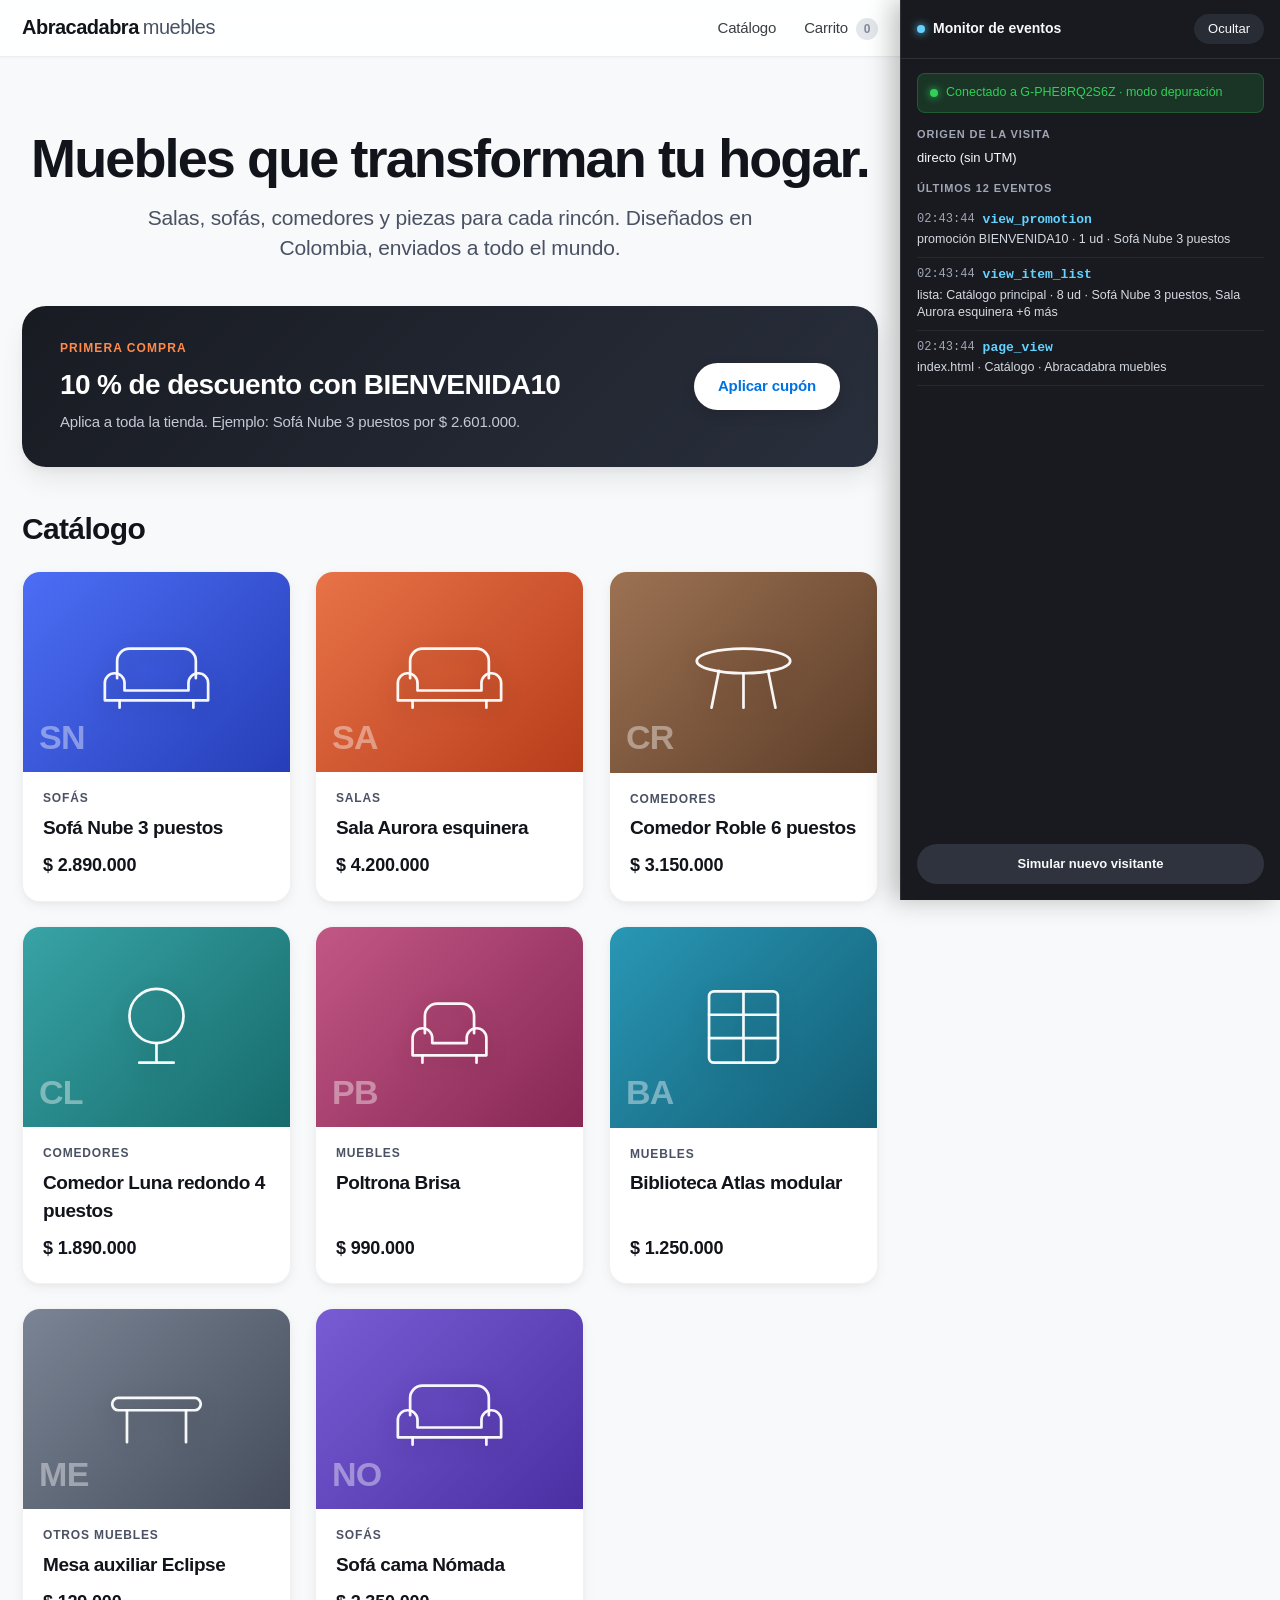
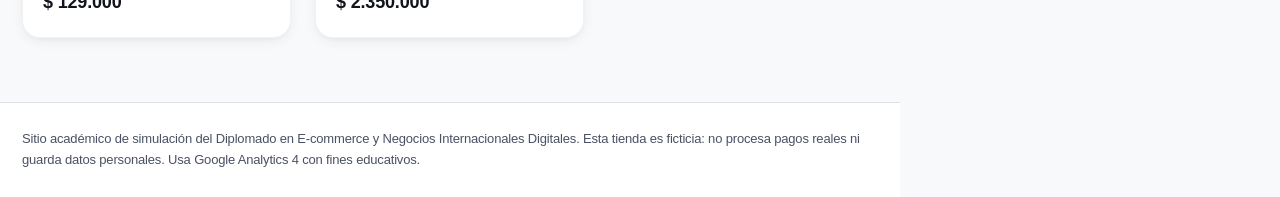
<file: index.html>
<!DOCTYPE html>
<html lang="es">
<head>
  <meta charset="utf-8">
  <meta name="viewport" content="width=device-width, initial-scale=1">
  <title>Catálogo · Abracadabra muebles</title>
  <meta name="description" content="Tienda ficticia para un laboratorio académico de Google Analytics 4.">
  <link rel="icon" href="data:image/svg+xml,%3Csvg xmlns='http://www.w3.org/2000/svg' viewBox='0 0 32 32'%3E%3Crect width='32' height='32' rx='8' fill='%230071e3'/%3E%3Ctext x='16' y='23' font-size='19' text-anchor='middle' fill='white' font-family='Arial' font-weight='700'%3EA%3C/text%3E%3C/svg%3E">
  <link rel="stylesheet" href="css/estilos.css">
</head>
<body>
  <header class="cabecera">
    <div class="cabecera-in">
      <a class="logo" href="index.html">Abracadabra <span>muebles</span></a>
      <nav>
        <a href="index.html">Catálogo</a>
        <a href="carrito.html">Carrito <span id="contador-carrito" class="contador sin-items">0</span></a>
      </nav>
    </div>
  </header>

  <main class="contenedor">
    <section class="hero">
      <h1>Muebles que transforman tu hogar.</h1>
      <p>Salas, sofás, comedores y piezas para cada rincón. Diseñados en Colombia, enviados a todo el mundo.</p>
    </section>

    <section id="banner-cupon" class="banner" aria-label="Promoción de bienvenida"></section>

    <h2 class="seccion-titulo">Catálogo</h2>
    <div id="grid-productos" class="grid-productos"></div>
  </main>

  <footer class="pie">
    <p>Sitio académico de simulación del Diplomado en E-commerce y Negocios Internacionales Digitales. Esta tienda es ficticia: no procesa pagos reales ni guarda datos personales. Usa Google Analytics 4 con fines educativos.</p>
  </footer>

  <script src="js/config.js"></script>
  <script src="js/productos.js"></script>
  <script src="js/carrito.js"></script>
  <script src="js/monitor.js"></script>
  <script src="js/analytics.js"></script>
  <script src="js/pagina-index.js"></script>
</body>
</html>
</file>
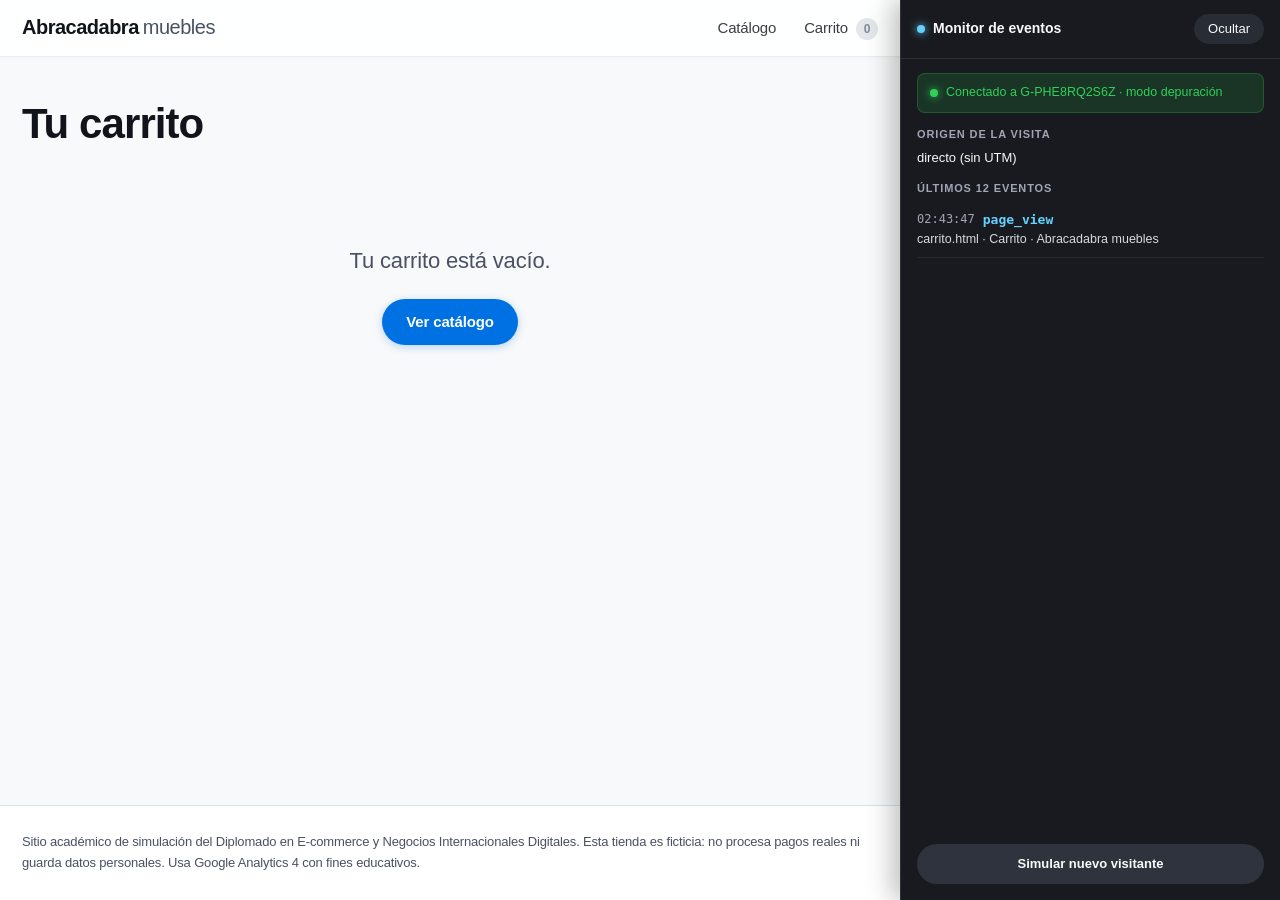
<file: carrito.html>
<!DOCTYPE html>
<html lang="es">
<head>
  <meta charset="utf-8">
  <meta name="viewport" content="width=device-width, initial-scale=1">
  <title>Carrito · Abracadabra muebles</title>
  <meta name="description" content="Carrito de compras de la tienda ficticia Abracadabra muebles.">
  <link rel="icon" href="data:image/svg+xml,%3Csvg xmlns='http://www.w3.org/2000/svg' viewBox='0 0 32 32'%3E%3Crect width='32' height='32' rx='8' fill='%230071e3'/%3E%3Ctext x='16' y='23' font-size='19' text-anchor='middle' fill='white' font-family='Arial' font-weight='700'%3EA%3C/text%3E%3C/svg%3E">
  <link rel="stylesheet" href="css/estilos.css">
</head>
<body>
  <header class="cabecera">
    <div class="cabecera-in">
      <a class="logo" href="index.html">Abracadabra <span>muebles</span></a>
      <nav>
        <a href="index.html">Catálogo</a>
        <a href="carrito.html">Carrito <span id="contador-carrito" class="contador sin-items">0</span></a>
      </nav>
    </div>
  </header>

  <main class="contenedor">
    <h1 class="titulo-pagina">Tu carrito</h1>
    <div id="carrito-contenido"></div>
  </main>

  <footer class="pie">
    <p>Sitio académico de simulación del Diplomado en E-commerce y Negocios Internacionales Digitales. Esta tienda es ficticia: no procesa pagos reales ni guarda datos personales. Usa Google Analytics 4 con fines educativos.</p>
  </footer>

  <script src="js/config.js"></script>
  <script src="js/productos.js"></script>
  <script src="js/carrito.js"></script>
  <script src="js/monitor.js"></script>
  <script src="js/analytics.js"></script>
  <script src="js/pagina-carrito.js"></script>
</body>
</html>
</file>
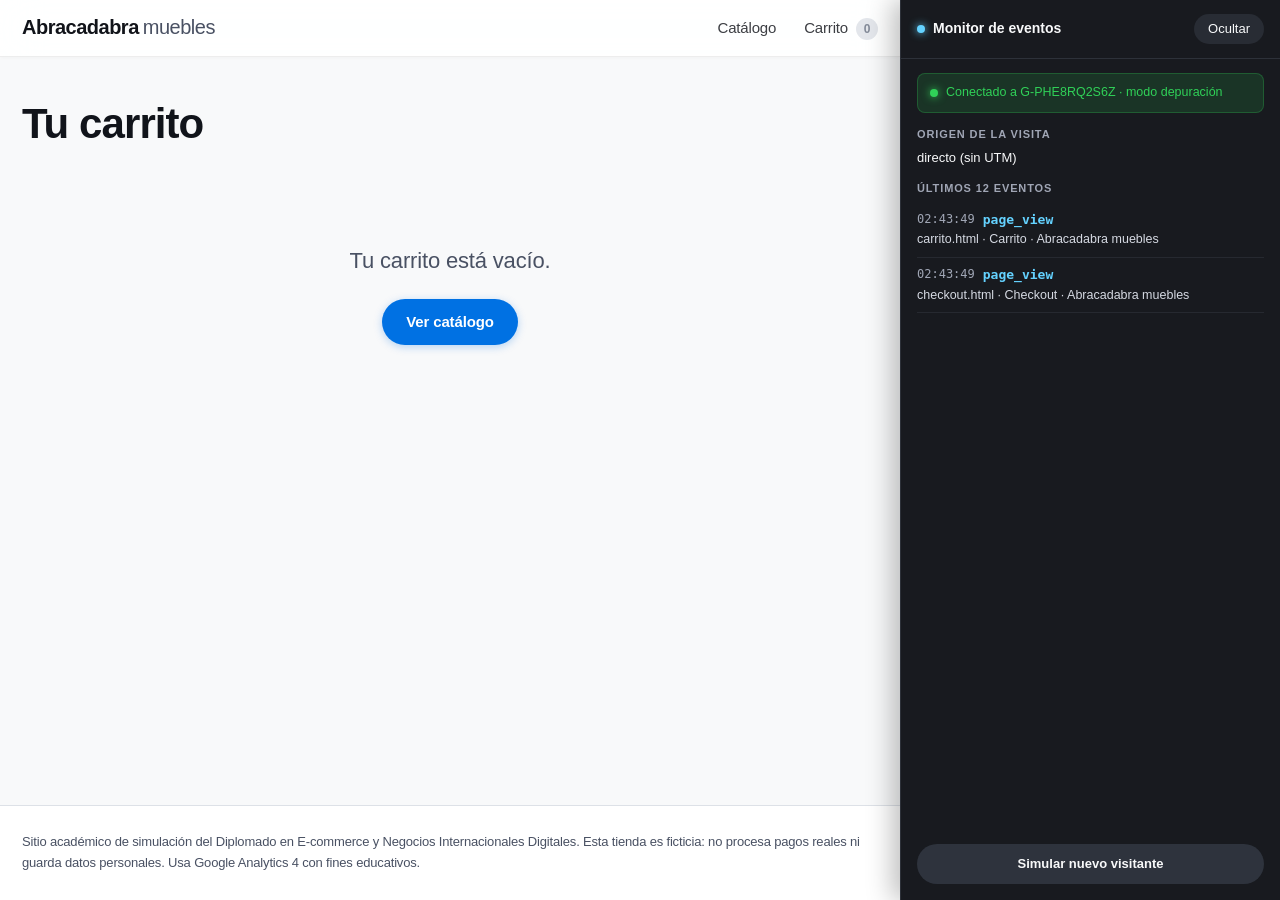
<file: checkout.html>
<!DOCTYPE html>
<html lang="es">
<head>
  <meta charset="utf-8">
  <meta name="viewport" content="width=device-width, initial-scale=1">
  <title>Checkout · Abracadabra muebles</title>
  <meta name="description" content="Checkout simulado de la tienda ficticia Abracadabra muebles.">
  <link rel="icon" href="data:image/svg+xml,%3Csvg xmlns='http://www.w3.org/2000/svg' viewBox='0 0 32 32'%3E%3Crect width='32' height='32' rx='8' fill='%230071e3'/%3E%3Ctext x='16' y='23' font-size='19' text-anchor='middle' fill='white' font-family='Arial' font-weight='700'%3EA%3C/text%3E%3C/svg%3E">
  <link rel="stylesheet" href="css/estilos.css">
</head>
<body>
  <header class="cabecera">
    <div class="cabecera-in">
      <a class="logo" href="index.html">Abracadabra <span>muebles</span></a>
      <nav>
        <a href="index.html">Catálogo</a>
        <a href="carrito.html">Carrito <span id="contador-carrito" class="contador sin-items">0</span></a>
      </nav>
    </div>
  </header>

  <main class="contenedor">
    <h1 class="titulo-pagina">Checkout</h1>
    <div class="pasos" aria-label="Pasos del checkout">
      <div class="paso activo" id="indicador-1">1 · Envío</div>
      <div class="paso" id="indicador-2">2 · Pago simulado</div>
    </div>

    <div class="dos-columnas">
      <div>
        <!-- PASO 1: ENVÍO -->
        <form id="form-envio" class="panel" autocomplete="off">
          <h2>Envío</h2>
          <label class="campo">Nombre (ficticio)
            <input type="text" id="nombre" placeholder="Ej.: Cliente Demo" autocomplete="off" required maxlength="40">
            <small>Usa un nombre inventado. No se guarda ni se envía a Google Analytics.</small>
          </label>
          <label class="campo">País de destino
            <select id="pais" required></select>
          </label>
          <fieldset>
            <legend>Servicio de envío</legend>
            <div class="opciones" id="opciones-servicio">
              <label class="opcion">
                <input type="radio" name="servicio" value="Estándar" checked>
                <span class="op-texto">Estándar<small id="plazo-estandar"></small></span>
                <span class="op-precio" id="precio-estandar"></span>
              </label>
              <label class="opcion">
                <input type="radio" name="servicio" value="Express">
                <span class="op-texto">Express<small id="plazo-express"></small></span>
                <span class="op-precio" id="precio-express"></span>
              </label>
            </div>
          </fieldset>
          <p class="privacidad">No pedimos correo, teléfono, documento ni datos de tarjeta.</p>
          <div class="fila-botones">
            <button type="submit" class="btn">Continuar al pago</button>
          </div>
        </form>

        <!-- PASO 2: PAGO SIMULADO -->
        <form id="form-pago" class="panel" autocomplete="off" hidden>
          <h2>Pago simulado</h2>
          <fieldset>
            <legend>Método de pago</legend>
            <div class="opciones dos">
              <label class="opcion"><input type="radio" name="pago" value="Tarjeta de crédito" checked><span class="op-texto">Tarjeta de crédito</span></label>
              <label class="opcion"><input type="radio" name="pago" value="PSE"><span class="op-texto">PSE</span></label>
              <label class="opcion"><input type="radio" name="pago" value="Nequi"><span class="op-texto">Nequi</span></label>
              <label class="opcion"><input type="radio" name="pago" value="PayPal"><span class="op-texto">PayPal</span></label>
            </div>
          </fieldset>
          <p class="privacidad">Es una simulación: no se solicita ningún dato de pago y no se cobra nada.</p>
          <div class="fila-botones">
            <button type="button" class="btn btn-sec" id="volver-envio">Volver al envío</button>
            <button type="submit" class="btn" id="btn-pagar">Pagar (simulado)</button>
          </div>
        </form>
      </div>

      <aside class="panel resumen" id="resumen-checkout" aria-label="Resumen del pedido"></aside>
    </div>
  </main>

  <footer class="pie">
    <p>Sitio académico de simulación del Diplomado en E-commerce y Negocios Internacionales Digitales. Esta tienda es ficticia: no procesa pagos reales ni guarda datos personales. Usa Google Analytics 4 con fines educativos.</p>
  </footer>

  <script src="js/config.js"></script>
  <script src="js/productos.js"></script>
  <script src="js/carrito.js"></script>
  <script src="js/monitor.js"></script>
  <script src="js/analytics.js"></script>
  <script src="js/pagina-checkout.js"></script>
</body>
</html>
</file>
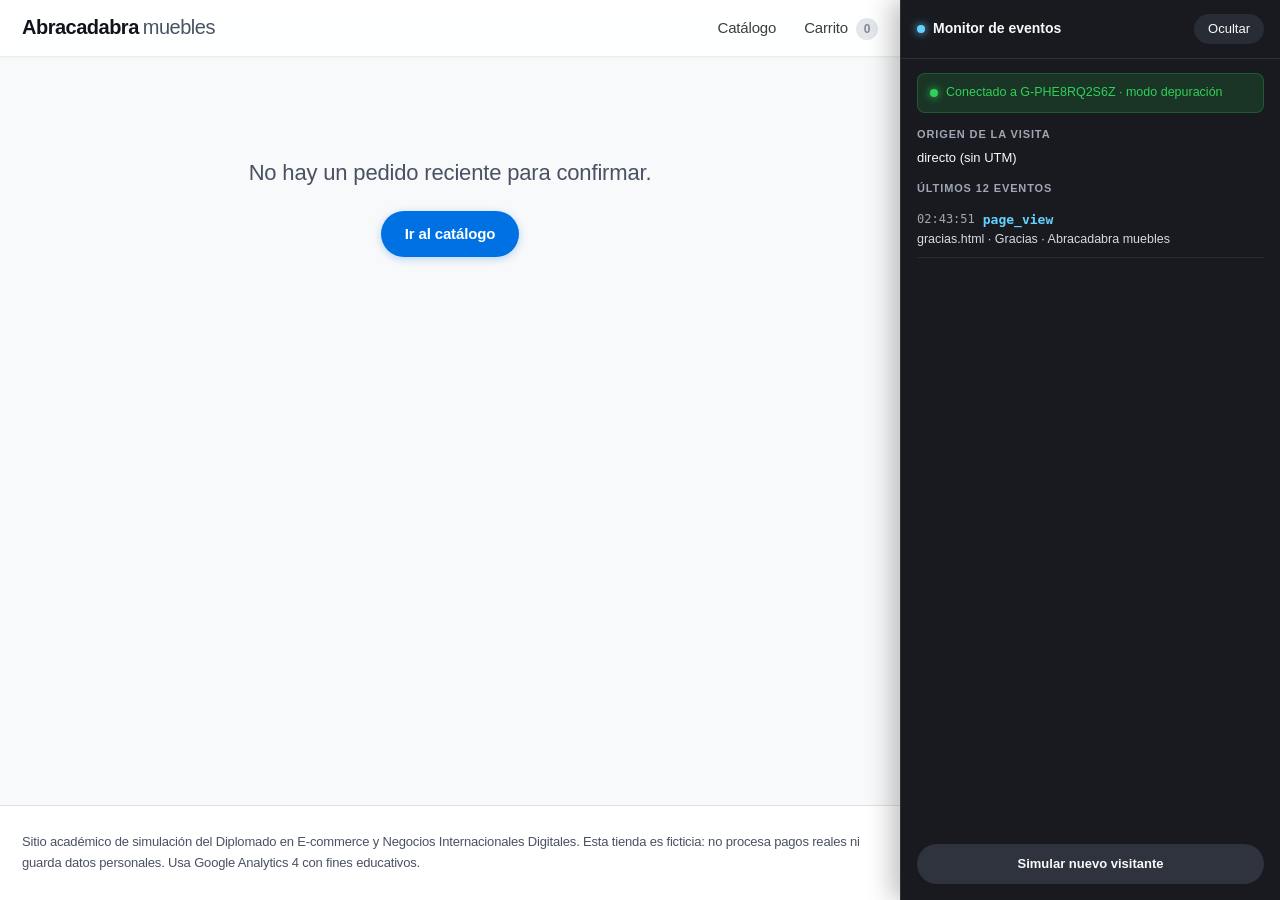
<file: gracias.html>
<!DOCTYPE html>
<html lang="es">
<head>
  <meta charset="utf-8">
  <meta name="viewport" content="width=device-width, initial-scale=1">
  <title>Gracias · Abracadabra muebles</title>
  <meta name="description" content="Confirmación de compra simulada de la tienda ficticia Abracadabra muebles.">
  <link rel="icon" href="data:image/svg+xml,%3Csvg xmlns='http://www.w3.org/2000/svg' viewBox='0 0 32 32'%3E%3Crect width='32' height='32' rx='8' fill='%230071e3'/%3E%3Ctext x='16' y='23' font-size='19' text-anchor='middle' fill='white' font-family='Arial' font-weight='700'%3EA%3C/text%3E%3C/svg%3E">
  <link rel="stylesheet" href="css/estilos.css">
</head>
<body>
  <header class="cabecera">
    <div class="cabecera-in">
      <a class="logo" href="index.html">Abracadabra <span>muebles</span></a>
      <nav>
        <a href="index.html">Catálogo</a>
        <a href="carrito.html">Carrito <span id="contador-carrito" class="contador sin-items">0</span></a>
      </nav>
    </div>
  </header>

  <main class="contenedor">
    <div id="gracias-contenido" class="gracias"></div>
  </main>

  <footer class="pie">
    <p>Sitio académico de simulación del Diplomado en E-commerce y Negocios Internacionales Digitales. Esta tienda es ficticia: no procesa pagos reales ni guarda datos personales. Usa Google Analytics 4 con fines educativos.</p>
  </footer>

  <script src="js/config.js"></script>
  <script src="js/productos.js"></script>
  <script src="js/carrito.js"></script>
  <script src="js/monitor.js"></script>
  <script src="js/analytics.js"></script>
  <script src="js/pagina-gracias.js"></script>
</body>
</html>
</file>
<file: css/estilos.css>
/* ==========================================================================
   Abracadabra muebles · Estilos del Sistema de Diseño
   - Escala cromática armónica y accesible (WCAG AA/AAA)
   - Micro-interacciones y elementos animados fluidos
   - Arquitectura intacta: sin dependencias externas ni compiladores
   ========================================================================== */

:root {
  /* ---------- 1. Escala Neutra (Tonal Greys / Slate Nórdico) ---------- */
  --neutral-0: #ffffff;
  --neutral-50: #f8f9fa;
  --neutral-100: #f1f3f6;
  --neutral-150: #e8ecf1;
  --neutral-200: #dde1e7;
  --neutral-300: #c4c9d4;
  --neutral-400: #969eb0;
  --neutral-500: #687182;
  --neutral-600: #495163;
  --neutral-700: #313746;
  --neutral-800: #1e222b;
  --neutral-900: #11141a;

  /* ---------- 2. Escala Primaria (Zafiro / Azul Marca) ---------- */
  --primary-50: #edf5ff;
  --primary-100: #d6e8ff;
  --primary-200: #b5d5ff;
  --primary-300: #80b8ff;
  --primary-400: #4293ff;
  --primary-500: #0071e3;   /* Azul marca principal */
  --primary-600: #005bb5;   /* Hover calibrado con contraste profundo */
  --primary-700: #00468c;   /* Active / Pressed */
  --primary-800: #00346b;
  --primary-900: #002247;

  /* ---------- 3. Escala de Éxito (Esmeralda / Bosque) ---------- */
  --success-50: #edfbf3;
  --success-100: #d3f6e1;
  --success-200: #a9ecc5;
  --success-500: #1ba354;
  --success-600: #138343;
  --success-700: #0e6734;   /* Texto accesible (4.8:1 sobre fondo claro) */
  --success-800: #0c522b;

  /* ---------- 4. Escala de Alerta / Peligro (Carmesí) ---------- */
  --danger-50: #fdf2f2;
  --danger-100: #fde2e2;
  --danger-500: #e02424;
  --danger-600: #c81e1e;
  --danger-700: #9b1c1c;   /* Texto accesible */

  /* ---------- 5. Escala de Acento / Calidez Artesanal ---------- */
  --accent-50: #fff8f1;
  --accent-100: #feecdc;
  --accent-500: #ff8a4c;
  --accent-600: #e65100;
  --accent-700: #bf360c;

  /* ---------- Variables del Sistema (Compatibilidad total con código previo) ---------- */
  --bg: var(--neutral-50);
  --card: var(--neutral-0);
  --txt: var(--neutral-900);
  --sub: var(--neutral-600);           /* Corregido: contraste nítido y legible */
  --linea: var(--neutral-200);
  --azul: var(--primary-500);
  --azul-h: var(--primary-600);         /* Corregido: estado hover más rico */
  --azul-active: var(--primary-700);
  --azul-suave: var(--primary-50);
  --verde: var(--success-700);          /* Corregido: contraste óptimo */
  --verde-bg: var(--success-50);
  --verde-borde: var(--success-200);
  --rojo: var(--danger-700);
  --rojo-bg: var(--danger-50);

  /* ---------- Geometría y Sombras ---------- */
  --radio-sm: 8px;
  --radio-md: 12px;
  --radio: 18px;
  --radio-lg: 24px;
  --radio-pill: 980px;

  --sombra-sm: 0 1px 3px rgba(17, 20, 26, 0.05), 0 1px 2px rgba(17, 20, 26, 0.03);
  --sombra-md: 0 4px 14px -2px rgba(17, 20, 26, 0.07), 0 2px 6px -1px rgba(17, 20, 26, 0.04);
  --sombra-lg: 0 14px 28px -4px rgba(17, 20, 26, 0.09), 0 6px 12px -2px rgba(17, 20, 26, 0.05);
  --sombra-hover: 0 20px 38px -6px rgba(17, 20, 26, 0.12), 0 8px 16px -3px rgba(17, 20, 26, 0.06);

  /* ---------- Curvas y Tiempos de Animación ---------- */
  --curva-suave: cubic-bezier(0.16, 1, 0.3, 1);
  --curva-rebote: cubic-bezier(0.34, 1.56, 0.64, 1);
  --duracion-rapida: 0.18s;
  --duracion-normal: 0.3s;
  --duracion-media: 0.5s;

  --monitor-ancho: 380px;
  --monitor-alto: 300px;
}

* { box-sizing: border-box; }
html { -webkit-text-size-adjust: 100%; scroll-behavior: smooth; }

body {
  margin: 0;
  padding-right: var(--monitor-ancho);       /* reserva el espacio del monitor */
  background: var(--bg);
  color: var(--txt);
  font-family: -apple-system, BlinkMacSystemFont, "SF Pro Text", "Helvetica Neue", "Segoe UI", Roboto, Arial, sans-serif;
  font-size: 17px;
  line-height: 1.47;
  letter-spacing: -0.01em;
  -webkit-font-smoothing: antialiased;
  min-height: 100vh;
  display: flex;
  flex-direction: column;
  transition: padding-right 0.3s var(--curva-suave);
}
body.monitor-oculto { padding-right: 0; }

a { color: var(--azul); text-decoration: none; transition: color var(--duracion-rapida) ease; }
a:hover { color: var(--azul-h); text-decoration: underline; }
h1, h2, h3 { letter-spacing: -0.022em; margin: 0; color: var(--txt); }
p { margin: 0; }
[hidden] { display: none !important; }

/* ---------- Encabezado ---------- */
.cabecera {
  position: sticky; top: 0; z-index: 50;
  background: rgba(255, 255, 255, 0.88);
  -webkit-backdrop-filter: saturate(180%) blur(20px);
  backdrop-filter: saturate(180%) blur(20px);
  border-bottom: 1px solid rgba(0, 0, 0, 0.07);
  box-shadow: 0 1px 4px rgba(0, 0, 0, 0.03);
  transition: background-color var(--duracion-normal) ease;
}
.cabecera-in {
  max-width: 1080px; margin: 0 auto; padding: 0 22px;
  height: 56px; display: flex; align-items: center; justify-content: space-between;
}
.logo {
  color: var(--txt); font-weight: 700; font-size: 20px; letter-spacing: -0.025em;
  display: inline-flex; align-items: center; gap: 4px;
  transition: transform var(--duracion-rapida) var(--curva-suave), opacity var(--duracion-rapida) ease;
}
.logo span { font-weight: 300; color: var(--sub); }
.logo:hover { text-decoration: none; transform: scale(1.02); opacity: 0.95; }
.cabecera nav { display: flex; gap: 28px; align-items: center; }
.cabecera nav a {
  position: relative; color: var(--txt); font-size: 15px; font-weight: 500; opacity: 0.82;
  transition: opacity var(--duracion-rapida) ease, color var(--duracion-rapida) ease;
  padding: 4px 0;
}
.cabecera nav a::after {
  content: ""; position: absolute; bottom: -2px; left: 0; width: 100%; height: 2px;
  background: var(--azul); transform: scaleX(0); transform-origin: right;
  transition: transform 0.25s var(--curva-suave); border-radius: 2px;
}
.cabecera nav a:hover { opacity: 1; text-decoration: none; }
.cabecera nav a:hover::after { transform: scaleX(1); transform-origin: left; }

.contador {
  display: inline-flex; align-items: center; justify-content: center;
  min-width: 22px; height: 22px; padding: 0 7px; margin-left: 4px;
  background: var(--azul); color: #fff; border-radius: var(--radio-pill);
  font-size: 12px; line-height: 1; text-align: center; font-weight: 700;
  box-shadow: 0 2px 6px rgba(0, 113, 227, 0.35);
  transition: background var(--duracion-normal) ease,
              transform 0.35s var(--curva-rebote),
              box-shadow var(--duracion-normal) ease;
}
.contador.sin-items {
  background: var(--neutral-200); color: var(--neutral-500); box-shadow: none;
}
.contador.pop {
  animation: badgePop 0.45s var(--curva-rebote) forwards;
}

/* ---------- Contenedor ---------- */
.contenedor { max-width: 1080px; width: 100%; margin: 0 auto; padding: 36px 22px 64px; flex: 1; }
.titulo-pagina { font-size: 42px; font-weight: 700; margin-bottom: 26px; animation: fadeInSlideUp 0.6s var(--curva-suave) both; }

/* ---------- Hero ---------- */
.hero { text-align: center; padding: 36px 0 12px; }
.hero h1 {
  font-size: 54px; line-height: 1.08; font-weight: 800; letter-spacing: -0.035em;
  animation: fadeInSlideUp 0.75s var(--curva-suave) both;
}
.hero p {
  margin-top: 16px; font-size: 21px; color: var(--sub); max-width: 660px; margin-left: auto; margin-right: auto; line-height: 1.4;
  animation: fadeInSlideUp 0.75s 0.12s var(--curva-suave) both;
}

/* ---------- Banner de cupón ---------- */
.banner {
  position: relative; overflow: hidden;
  margin: 32px 0 12px; padding: 34px 38px; border-radius: var(--radio-lg);
  background: linear-gradient(135deg, #181b22 0%, #292f3c 100%); color: #f8f9fa;
  display: flex; align-items: center; justify-content: space-between; gap: 24px; flex-wrap: wrap;
  box-shadow: var(--sombra-lg);
  animation: fadeInSlideUp 0.75s 0.22s var(--curva-suave) both;
  transition: background 0.4s var(--curva-suave), transform 0.3s ease, box-shadow 0.3s ease;
}
.banner::before {
  content: ""; position: absolute; top: 0; left: -100%; width: 50%; height: 100%;
  background: linear-gradient(90deg, transparent, rgba(255, 255, 255, 0.07), transparent);
  transform: skewX(-20deg);
  animation: bannerShimmer 8s infinite ease-in-out;
  pointer-events: none;
}
.banner small {
  display: block; text-transform: uppercase; letter-spacing: 0.09em; font-size: 12px;
  color: var(--accent-500); font-weight: 700; margin-bottom: 6px;
}
.banner h2 { font-size: 28px; font-weight: 700; color: #ffffff; }
.banner p { margin-top: 6px; color: var(--neutral-300); font-size: 15px; }
.banner.aplicado {
  background: linear-gradient(135deg, #0a4d2c 0%, #0d6e3f 50%, #158f54 100%);
  box-shadow: 0 14px 28px -4px rgba(13, 110, 63, 0.3);
}
.banner.aplicado small { color: #a9ecc5; }

/* ---------- Botones ---------- */
.btn {
  display: inline-flex; align-items: center; justify-content: center;
  border: 0; cursor: pointer;
  background: var(--azul); color: #fff;
  font: inherit; font-size: 15px; font-weight: 600; letter-spacing: -0.01em;
  padding: 12px 24px; border-radius: var(--radio-pill);
  box-shadow: 0 2px 8px rgba(0, 113, 227, 0.28);
  transition: background var(--duracion-rapida) ease,
              transform var(--duracion-rapida) var(--curva-suave),
              box-shadow var(--duracion-rapida) ease,
              filter var(--duracion-rapida) ease;
  position: relative;
}
.btn:hover {
  background: var(--azul-h);
  transform: translateY(-2px);
  box-shadow: 0 6px 18px rgba(0, 113, 227, 0.38);
  text-decoration: none;
}
.btn:active {
  transform: translateY(0) scale(0.97);
  box-shadow: 0 1px 4px rgba(0, 113, 227, 0.2);
}
.btn:disabled { opacity: 0.45; cursor: not-allowed; transform: none; box-shadow: none; }
.btn-claro {
  background: #ffffff; color: var(--azul);
  box-shadow: 0 4px 14px rgba(0, 0, 0, 0.12);
}
.btn-claro:hover {
  background: var(--neutral-50); color: var(--azul-h);
  box-shadow: 0 6px 20px rgba(0, 0, 0, 0.18);
}
.btn-sec {
  background: var(--neutral-150); color: var(--txt);
  box-shadow: none;
}
.btn-sec:hover {
  background: var(--neutral-200); color: var(--txt);
  box-shadow: var(--sombra-sm);
}
.btn-bloque { display: flex; width: 100%; text-align: center; }
.btn-texto {
  background: none; border: 0; color: var(--azul); cursor: pointer;
  font: inherit; font-size: 14px; font-weight: 500; padding: 4px 8px; border-radius: var(--radio-sm);
  transition: background var(--duracion-rapida) ease, color var(--duracion-rapida) ease;
}
.btn-texto:hover { text-decoration: underline; background: var(--primary-50); color: var(--azul-h); }

/* ---------- Catálogo ---------- */
.seccion-titulo { font-size: 30px; font-weight: 700; margin: 40px 0 20px; }
.grid-productos { display: grid; grid-template-columns: repeat(auto-fill, minmax(240px, 1fr)); gap: 24px; }
.tarjeta {
  background: var(--card); border: 1px solid rgba(0, 0, 0, 0.05);
  border-radius: var(--radio); overflow: hidden; color: var(--txt);
  display: flex; flex-direction: column; box-shadow: var(--sombra-md);
  transition: transform 0.35s var(--curva-suave),
              box-shadow 0.35s var(--curva-suave),
              border-color 0.35s ease;
  animation: cardEntrance 0.65s var(--curva-suave) both;
}
.tarjeta:nth-child(1) { animation-delay: 0.04s; }
.tarjeta:nth-child(2) { animation-delay: 0.08s; }
.tarjeta:nth-child(3) { animation-delay: 0.12s; }
.tarjeta:nth-child(4) { animation-delay: 0.16s; }
.tarjeta:nth-child(5) { animation-delay: 0.20s; }
.tarjeta:nth-child(6) { animation-delay: 0.24s; }
.tarjeta:nth-child(7) { animation-delay: 0.28s; }
.tarjeta:nth-child(8) { animation-delay: 0.32s; }

.tarjeta:hover {
  transform: translateY(-8px) scale(1.012);
  box-shadow: var(--sombra-hover);
  border-color: rgba(0, 113, 227, 0.2);
  text-decoration: none;
}
.tarjeta-cuerpo { padding: 18px 20px 22px; flex: 1; display: flex; flex-direction: column; }
.categoria { font-size: 12px; font-weight: 600; text-transform: uppercase; letter-spacing: 0.07em; color: var(--sub); }
.tarjeta h3 { font-size: 19px; font-weight: 600; margin: 6px 0 10px; transition: color var(--duracion-rapida) ease; }
.tarjeta:hover h3 { color: var(--azul); }
.precio { font-size: 18px; color: var(--txt); font-weight: 600; margin-top: auto; }
.precio-tachado { color: var(--sub); text-decoration: line-through; font-size: 14px; margin-left: 6px; font-weight: 400; }

/* ---------- Bloque visual del producto ---------- */
.visual {
  position: relative; aspect-ratio: 4 / 3; display: flex; align-items: center; justify-content: center;
  overflow: hidden; transition: filter 0.35s ease;
}
.visual svg {
  width: 46%; height: auto; fill: none; stroke: rgba(255, 255, 255, 0.95);
  stroke-width: 2.2; stroke-linecap: round; stroke-linejoin: round;
  transition: transform 0.4s var(--curva-suave), stroke 0.3s ease;
  filter: drop-shadow(0 4px 10px rgba(0, 0, 0, 0.2));
}
.tarjeta:hover .visual svg {
  transform: scale(1.1) translateY(-4px) rotate(-1deg);
  stroke: #ffffff;
}
.visual .sigla {
  position: absolute; left: 16px; bottom: 10px; font-size: 34px; font-weight: 800;
  color: rgba(255, 255, 255, 0.4); letter-spacing: -0.02em;
  transition: transform 0.4s var(--curva-suave), color 0.3s ease;
}
.tarjeta:hover .visual .sigla {
  transform: translateX(4px);
  color: rgba(255, 255, 255, 0.65);
}
.visual.mini { width: 84px; aspect-ratio: 1; border-radius: var(--radio-md); flex-shrink: 0; }
.visual.mini .sigla { font-size: 16px; left: 8px; bottom: 5px; }
.visual.grande { border-radius: var(--radio-lg); aspect-ratio: 1; box-shadow: var(--sombra-lg); }
.visual.grande svg {
  animation: floatGentle 5s ease-in-out infinite;
}
.visual.grande .sigla { font-size: 68px; left: 24px; bottom: 16px; }

/* ---------- Detalle de producto ---------- */
.volver {
  display: inline-flex; align-items: center; gap: 4px; margin-bottom: 24px; font-size: 15px; font-weight: 500;
  transition: transform var(--duracion-rapida) var(--curva-suave);
}
.volver:hover { transform: translateX(-4px); }
.detalle {
  display: grid; grid-template-columns: 1fr 1fr; gap: 52px; align-items: start;
  animation: fadeInSlideUp 0.6s var(--curva-suave) both;
}
.detalle h1 { font-size: 42px; font-weight: 700; margin: 8px 0 14px; }
.detalle .precio-grande { font-size: 30px; font-weight: 700; margin-bottom: 18px; color: var(--txt); }
.detalle .desc { color: var(--sub); font-size: 18px; margin-bottom: 28px; line-height: 1.5; }
.detalle .acciones { display: flex; gap: 14px; flex-wrap: wrap; align-items: center; }
.aviso-ok {
  color: var(--verde); font-size: 15px; font-weight: 600; margin-top: 14px; min-height: 24px;
  display: flex; align-items: center; gap: 6px;
  opacity: 0; transform: translateY(6px);
  transition: opacity 0.3s ease, transform 0.3s var(--curva-suave);
}
.aviso-ok.activo {
  opacity: 1; transform: translateY(0);
  animation: toastSlideUp 0.35s var(--curva-suave) forwards;
}

/* ---------- Carrito / Checkout ---------- */
.dos-columnas { display: grid; grid-template-columns: minmax(0, 1fr) 350px; gap: 32px; align-items: start; }
.panel {
  background: var(--card); border: 1px solid rgba(0, 0, 0, 0.05);
  border-radius: var(--radio); padding: 26px; box-shadow: var(--sombra-md);
  transition: box-shadow var(--duracion-normal) ease;
}
.panel h2 { font-size: 22px; font-weight: 700; margin-bottom: 18px; }

.linea {
  display: flex; gap: 18px; align-items: center; padding: 18px 0; border-bottom: 1px solid var(--neutral-150);
  transition: background-color var(--duracion-rapida) ease;
}
.linea:first-child { padding-top: 0; }
.linea:last-child { border-bottom: 0; padding-bottom: 0; }
.linea-info { flex: 1; min-width: 0; }
.linea-info h3 { font-size: 16px; font-weight: 600; }
.linea-info .categoria { display: block; margin-bottom: 2px; }
.linea-precio { font-size: 14px; color: var(--sub); margin-top: 3px; }
.linea-total { font-weight: 700; min-width: 105px; text-align: right; font-size: 16px; }
.cantidad {
  display: inline-flex; align-items: center; background: var(--neutral-100);
  border-radius: var(--radio-pill); padding: 2px; border: 1px solid var(--neutral-200);
}
.cantidad button {
  width: 32px; height: 32px; border: 0; background: none; font-size: 18px; cursor: pointer; color: var(--txt);
  border-radius: 50%; display: flex; align-items: center; justify-content: center;
  transition: background var(--duracion-rapida) ease, transform 0.15s var(--curva-suave);
}
.cantidad button:hover { background: var(--neutral-200); }
.cantidad button:active { transform: scale(0.88); }
.cantidad span { min-width: 28px; text-align: center; font-weight: 600; font-size: 15px; }

.resumen .fila { display: flex; justify-content: space-between; gap: 16px; padding: 7px 0; font-size: 15px; }
.resumen .fila.descuento { color: var(--verde); font-weight: 600; }
.resumen .fila.total { border-top: 2px solid var(--linea); margin-top: 10px; padding-top: 16px; font-size: 20px; font-weight: 700; }
.resumen .nota { font-size: 13px; color: var(--sub); margin: 12px 0 18px; line-height: 1.45; }
.resumen .btn { margin-top: 8px; }

.cupon-caja { margin-bottom: 20px; padding-bottom: 20px; border-bottom: 1px solid var(--neutral-150); }
.cupon-fila { display: flex; gap: 10px; }
.cupon-aplicado {
  display: flex; justify-content: space-between; align-items: center;
  padding: 8px 12px; background: var(--success-50); border: 1px solid var(--success-200);
  border-radius: var(--radio-md); font-size: 14px; color: var(--verde); font-weight: 600;
  animation: fadeInSlideUp 0.3s var(--curva-suave) both;
}
.msg { font-size: 13px; margin-top: 8px; min-height: 18px; font-weight: 500; transition: all 0.3s ease; }
.msg.ok { color: var(--verde); }
.msg.error { color: var(--rojo); }

.vacio { text-align: center; padding: 64px 20px; animation: fadeInSlideUp 0.5s var(--curva-suave) both; }
.vacio p { font-size: 22px; color: var(--sub); margin-bottom: 22px; }

/* ---------- Formularios ---------- */
label.campo { display: block; font-size: 14px; font-weight: 600; margin-bottom: 16px; color: var(--txt); }
label.campo small { font-weight: 400; color: var(--sub); margin-top: 4px; display: block; }
input[type="text"], select {
  display: block; width: 100%; margin-top: 8px; padding: 12px 16px; font: inherit; font-size: 16px;
  border: 1px solid var(--linea); border-radius: var(--radio-md); background: #ffffff; color: var(--txt);
  transition: border-color var(--duracion-rapida) ease, box-shadow var(--duracion-rapida) ease;
}
input[type="text"]:focus, select:focus {
  outline: none; border-color: var(--azul);
  box-shadow: 0 0 0 4px rgba(0, 113, 227, 0.16);
}
.cupon-fila input[type="text"] { margin-top: 0; }

fieldset { border: 0; padding: 0; margin: 0 0 18px; }
legend { font-size: 14px; font-weight: 600; margin-bottom: 10px; padding: 0; color: var(--txt); }
.opciones { display: grid; gap: 12px; }
.opciones.dos { grid-template-columns: 1fr 1fr; }
.opcion {
  display: flex; gap: 14px; align-items: center; padding: 15px 18px; cursor: pointer;
  border: 1px solid var(--linea); border-radius: var(--radio-md); background: #ffffff; font-size: 15px;
  transition: border-color var(--duracion-rapida) ease,
              background-color var(--duracion-rapida) ease,
              transform var(--duracion-rapida) var(--curva-suave),
              box-shadow var(--duracion-rapida) ease;
}
.opcion:hover {
  border-color: var(--primary-300);
  transform: translateY(-2px);
  box-shadow: var(--sombra-sm);
}
.opcion:has(input:checked) {
  border-color: var(--azul);
  background: var(--primary-50);
  box-shadow: 0 0 0 1px var(--azul), 0 3px 10px rgba(0, 113, 227, 0.12);
}
.opcion input {
  accent-color: var(--azul); width: 18px; height: 18px; margin: 0; flex-shrink: 0;
  transition: transform 0.2s var(--curva-rebote);
}
.opcion:has(input:checked) input {
  transform: scale(1.12);
}
.opcion .op-texto { flex: 1; font-weight: 500; }
.opcion .op-texto small { display: block; color: var(--sub); font-size: 13px; font-weight: 400; margin-top: 2px; }
.opcion .op-precio { font-weight: 700; white-space: nowrap; color: var(--txt); }

.pasos { display: flex; gap: 12px; margin-bottom: 24px; }
.paso {
  flex: 1; padding: 12px 18px; border-radius: var(--radio-md); background: var(--neutral-150); color: var(--sub);
  font-size: 14px; font-weight: 600;
  transition: all 0.3s var(--curva-suave);
}
.paso.activo {
  background: var(--azul); color: #ffffff;
  box-shadow: 0 4px 14px rgba(0, 113, 227, 0.3);
  transform: scale(1.01);
}
.paso.hecho {
  background: var(--success-100); color: var(--success-700);
}
.animar-paso {
  animation: stepFadeIn 0.4s var(--curva-suave) both;
}
.fila-botones { display: flex; gap: 12px; flex-wrap: wrap; margin-top: 12px; }
.privacidad { font-size: 13px; color: var(--sub); margin-top: 16px; line-height: 1.45; }

/* ---------- Gracias ---------- */
.gracias { text-align: center; max-width: 640px; margin: 0 auto; animation: fadeInSlideUp 0.6s var(--curva-suave) both; }
.gracias .check {
  position: relative;
  width: 84px; height: 84px; margin: 12px auto 24px; border-radius: 50%;
  background: var(--success-100); color: var(--success-700);
  display: flex; align-items: center; justify-content: center; font-size: 42px; font-weight: bold;
  box-shadow: 0 6px 20px rgba(19, 131, 67, 0.2);
  animation: checkPop 0.75s var(--curva-rebote) both;
}
.gracias .check::before {
  content: ""; position: absolute; inset: -8px; border-radius: 50%;
  border: 2px solid var(--success-500);
  animation: checkRing 1.8s var(--curva-suave) infinite;
  pointer-events: none;
}
.gracias h1 { font-size: 42px; font-weight: 800; margin-bottom: 12px; }
.gracias .lead { color: var(--sub); font-size: 19px; margin-bottom: 28px; }
.gracias .panel { text-align: left; margin-top: 20px; }
.codigo {
  font-family: ui-monospace, "SF Mono", Menlo, Consolas, monospace; font-size: 15px;
  background: var(--neutral-100); color: var(--neutral-800); padding: 4px 10px; border-radius: 8px;
  border: 1px solid var(--neutral-200); font-weight: 600;
}

/* ---------- Pie ---------- */
.pie { background: #ffffff; border-top: 1px solid var(--linea); padding: 26px 22px; margin-top: auto; }
.pie p { max-width: 1080px; margin: 0 auto; font-size: 13px; color: var(--sub); line-height: 1.6; }

/* ---------- Monitor de eventos ---------- */
#monitor-eventos {
  position: fixed; top: 0; right: 0; bottom: 0; width: var(--monitor-ancho); z-index: 100;
  display: flex; flex-direction: column;
  background: #181a1f; color: #f8f9fa; font-size: 13px; line-height: 1.42; letter-spacing: 0;
  border-left: 1px solid #2d3139;
  box-shadow: -8px 0 24px rgba(0, 0, 0, 0.25);
  transition: transform 0.35s var(--curva-suave), width 0.35s var(--curva-suave);
}
.monitor-barra {
  display: flex; align-items: center; justify-content: space-between; gap: 10px;
  padding: 14px 16px; border-bottom: 1px solid #2d3139; font-size: 14px;
}
.monitor-barra strong { display: inline-flex; align-items: center; gap: 8px; }
.monitor-barra strong::before {
  content: ""; display: inline-block; width: 8px; height: 8px; border-radius: 50%;
  background: #64d2ff; box-shadow: 0 0 8px #64d2ff;
}
#monitor-toggle, #monitor-reset {
  font: inherit; font-size: 13px; cursor: pointer; border-radius: var(--radio-pill); border: 0;
  transition: background var(--duracion-rapida) ease, transform 0.15s ease;
}
#monitor-toggle { background: #282c34; color: #f8f9fa; padding: 6px 14px; }
#monitor-toggle:hover { background: #373c47; }
#monitor-toggle:active { transform: scale(0.96); }

.monitor-cuerpo { flex: 1; display: flex; flex-direction: column; min-height: 0; padding: 14px 16px 16px; gap: 14px; }
.monitor-estado {
  padding: 10px 12px; border-radius: var(--radio-sm); font-weight: 500; font-size: 12.5px;
  display: flex; align-items: center; gap: 8px;
}
.monitor-estado.ok {
  background: rgba(48, 209, 88, 0.14); color: #30d158; border: 1px solid rgba(48, 209, 88, 0.25);
}
.monitor-estado.ok::before {
  content: ""; display: inline-block; width: 8px; height: 8px; border-radius: 50%;
  background: #30d158; box-shadow: 0 0 8px #30d158;
  animation: pulseLive 2s infinite ease-in-out; flex-shrink: 0;
}
.monitor-estado.error {
  background: rgba(255, 69, 58, 0.14); color: #ff6961; border: 1px solid rgba(255, 69, 58, 0.25);
}
.monitor-bloque h4 {
  margin: 0 0 6px; font-size: 11px; text-transform: uppercase; letter-spacing: 0.08em;
  color: #a0a6b5; font-weight: 700;
}
.monitor-bloque p { color: #f8f9fa; word-break: break-word; }
.monitor-bloque-lista { flex: 1; min-height: 0; display: flex; flex-direction: column; }
#monitor-lista { list-style: none; margin: 0; padding: 0; overflow-y: auto; flex: 1; }
#monitor-lista li {
  padding: 8px 0; border-bottom: 1px solid #262930; display: flex; flex-wrap: wrap; gap: 2px 8px;
  transition: background-color 0.3s ease;
}
#monitor-lista li:first-child {
  animation: eventSlideIn 0.45s var(--curva-suave) both;
}
#monitor-lista .m-hora { color: #a0a6b5; font-family: ui-monospace, Menlo, Consolas, monospace; font-size: 12px; }
#monitor-lista .m-nombre { color: #64d2ff; font-family: ui-monospace, Menlo, Consolas, monospace; font-weight: 700; }
#monitor-lista .m-res { flex-basis: 100%; color: #d6dae3; word-break: break-word; font-size: 12.5px; }
.monitor-vacio { color: #a0a6b5; }
#monitor-reset {
  background: #2e333d; color: #f8f9fa; padding: 11px 16px; width: 100%; font-weight: 600;
}
#monitor-reset:hover { background: #3c424f; }
#monitor-reset:active { transform: scale(0.98); }

/* Monitor plegado: solo queda el botón flotante */
#monitor-eventos.plegado {
  top: auto; bottom: 16px; right: 16px; left: auto; width: auto; height: auto;
  border: 1px solid #373c47; border-radius: var(--radio-pill); background: #181a1f;
  box-shadow: 0 8px 24px rgba(0, 0, 0, 0.35);
}
#monitor-eventos.plegado .monitor-cuerpo { display: none; }
#monitor-eventos.plegado .monitor-barra { border: 0; padding: 8px 10px 8px 16px; }
#monitor-eventos.plegado .monitor-barra strong { display: none; }

/* ---------- Animaciones / Keyframes ---------- */
@keyframes fadeInSlideUp {
  from { opacity: 0; transform: translateY(18px); }
  to { opacity: 1; transform: translateY(0); }
}

@keyframes cardEntrance {
  from { opacity: 0; transform: translateY(24px) scale(0.97); }
  to { opacity: 1; transform: translateY(0) scale(1); }
}

@keyframes badgePop {
  0% { transform: scale(1); }
  45% { transform: scale(1.35); }
  75% { transform: scale(0.92); }
  100% { transform: scale(1); }
}

@keyframes bannerShimmer {
  0% { left: -100%; }
  25%, 100% { left: 200%; }
}

@keyframes pulseLive {
  0%, 100% { transform: scale(1); opacity: 1; }
  50% { transform: scale(1.4); opacity: 0.5; }
}

@keyframes eventSlideIn {
  from { opacity: 0; transform: translateX(-14px); background-color: rgba(100, 210, 255, 0.2); }
  to { opacity: 1; transform: translateX(0); background-color: transparent; }
}

@keyframes toastSlideUp {
  from { opacity: 0; transform: translateY(8px); }
  to { opacity: 1; transform: translateY(0); }
}

@keyframes checkPop {
  0% { opacity: 0; transform: scale(0.25) rotate(-20deg); }
  60% { opacity: 1; transform: scale(1.18) rotate(4deg); }
  100% { transform: scale(1) rotate(0); }
}

@keyframes checkRing {
  0% { transform: scale(0.85); opacity: 0.85; }
  100% { transform: scale(1.55); opacity: 0; }
}

@keyframes floatGentle {
  0%, 100% { transform: translateY(0); }
  50% { transform: translateY(-6px); }
}

@keyframes stepFadeIn {
  from { opacity: 0; transform: translateX(16px); }
  to { opacity: 1; transform: translateX(0); }
}

/* ---------- Responsive ---------- */
@media (max-width: 819px) {
  body { padding-right: 0; padding-bottom: var(--monitor-alto); }
  body.monitor-oculto { padding-bottom: 64px; }
  #monitor-eventos {
    top: auto; left: 0; right: 0; bottom: 0; width: auto; height: var(--monitor-alto);
    border-left: 0; border-top: 1px solid #2d3139;
  }
  #monitor-eventos.plegado { left: auto; right: 16px; bottom: 16px; height: auto; border-top: 1px solid #373c47; }
  .hero h1 { font-size: 38px; }
  .hero p { font-size: 18px; }
  .titulo-pagina, .detalle h1, .gracias h1 { font-size: 32px; }
  .detalle { grid-template-columns: 1fr; gap: 28px; }
  .dos-columnas { grid-template-columns: 1fr; }
  .banner { padding: 26px; }
  .linea { flex-wrap: wrap; }
  .linea-total { min-width: 0; margin-left: auto; }
  .opciones.dos { grid-template-columns: 1fr; }
}

/* Con el monitor lateral abierto queda menos ancho útil: apila carrito y checkout antes */
@media (max-width: 1360px) {
  body:not(.monitor-oculto) .dos-columnas { grid-template-columns: minmax(0, 1fr); }
}

/* ---------- Accesibilidad (Reducción de movimiento) ---------- */
@media (prefers-reduced-motion: reduce) {
  *, *::before, *::after {
    animation-duration: 0.01ms !important;
    animation-iteration-count: 1 !important;
    transition-duration: 0.01ms !important;
    scroll-behavior: auto !important;
  }
}
</file>
